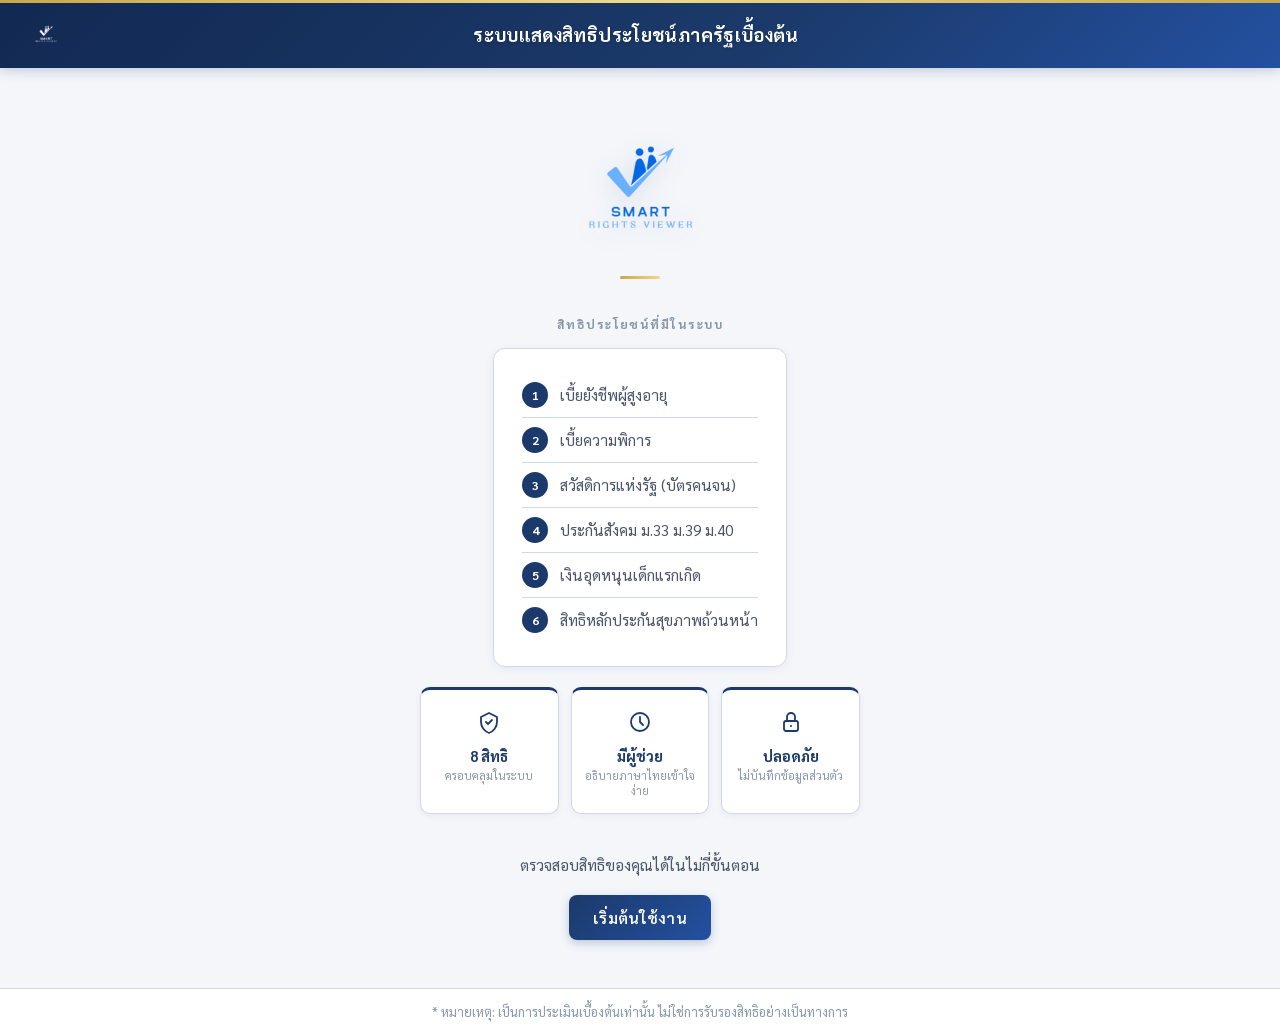
<file: index.html>
<!DOCTYPE html>
<html lang="th">
<head>
  <meta charset="UTF-8" />
  <meta name="viewport" content="width=device-width, initial-scale=1.0" />
  <title>Smart Rights Viewer</title>
  <link rel="icon" type="image/png" href="logo.png" />
  <link rel="manifest" href="manifest.json" />
  <meta name="theme-color" content="#1B3A6B" />
  <meta name="mobile-web-app-capable" content="yes" />
  <meta name="apple-mobile-web-app-capable" content="yes" />
  <meta name="apple-mobile-web-app-title" content="Smart Rights" />
  <meta name="apple-mobile-web-app-status-bar-style" content="black-translucent" />
  <link rel="apple-touch-icon" href="icons/apple-touch-icon.png" />
  <link href="https://fonts.googleapis.com/css2?family=Sarabun:wght@300;400;500;600;700&display=swap" rel="stylesheet" />
  <link rel="stylesheet" href="styles.css" />
  <style>
    /* กล่องเนื้อหาหลัก จัดกึ่งกลางแนวตั้ง-แนวนอน เต็มความสูงที่เหลือจาก header */
    .content-area {
      flex: 1;
      display: flex;
      flex-direction: column;
      align-items: center;
      justify-content: center;
      padding: 48px 24px 36px;
      text-align: center;
      min-height: calc(100vh - 68px);
    }

    /* อนิเมชันค่อยๆ เลื่อนขึ้นและปรากฏทีละบล็อก (ใช้ :nth-child ไล่ delay ตามลำดับ 4 บล็อกในหน้า) */
    .fade-in {
      opacity: 0;
      transform: translateY(16px);
      animation: fadeUp 0.6s ease forwards;
    }
    .fade-in:nth-child(1) { animation-delay: 0.05s; }
    .fade-in:nth-child(2) { animation-delay: 0.15s; }
    .fade-in:nth-child(3) { animation-delay: 0.25s; }
    .fade-in:nth-child(4) { animation-delay: 0.35s; }

    @keyframes fadeUp {
      to { opacity: 1; transform: translateY(0); }
    }

    /* โลโก้ใหญ่กลางหน้าแรก */
    .hero-logo {
      width: 180px;
      margin: 0 auto 8px;
      display: block;
      filter: drop-shadow(0 4px 12px rgba(27,58,107,0.15));
    }

    /* เส้นคั่นสั้นสีทอง ใต้โลโก้ */
    .section-divider {
      width: 40px; height: 3px;
      background: linear-gradient(90deg, var(--gold), var(--gold-light));
      border-radius: 2px;
      margin: 16px auto 24px;
    }

    .rights-label {
      font-size: 0.78rem; font-weight: 700;
      letter-spacing: 0.12em; text-transform: uppercase;
      color: var(--text-muted); margin-bottom: 16px;
    }

    /* การ์ดแสดงรายการสิทธิทั้ง 6 อย่างที่ระบบรองรับ (static ไม่ได้ดึงจาก API) */
    .rights-card {
      background: var(--card-bg); border: 1px solid var(--border);
      border-radius: 12px; padding: 24px 28px; margin-bottom: 20px;
      box-shadow: 0 2px 8px rgba(27,58,107,0.07);
      text-align: left; max-width: 400px; width: 100%;
    }

    .rights-list { list-style: none; padding: 0; margin: 0; }
    .rights-list li {
      padding: 9px 0; font-size: 0.95rem; color: var(--text-sub);
      display: flex; align-items: center; gap: 12px;
      border-bottom: 1px solid var(--border);
    }
    .rights-list li:last-child { border-bottom: none; }
    .rights-list li .num {
      width: 26px; height: 26px; border-radius: 50%;
      background: var(--navy); color: #fff;
      font-size: 0.78rem; font-weight: 700;
      display: flex; align-items: center; justify-content: center; flex-shrink: 0;
    }

    /* ── Feature bar ── */
    /* แถบการ์ดเล็ก 3 ใบ โชว์จุดเด่นของระบบ (จำนวนสิทธิ/ผู้ช่วย AI/ความปลอดภัย) */
    .feature-bar {
      display: flex; gap: 12px;
      justify-content: center; flex-wrap: wrap;
      margin-bottom: 24px; max-width: 440px; width: 100%;
    }
    .feature-item {
      background: var(--card-bg);
      border: 1px solid var(--border);
      border-top: 3px solid var(--navy);
      border-radius: 10px;
      padding: 16px 12px 14px;
      flex: 1; min-width: 95px;
      box-shadow: 0 2px 6px rgba(27,58,107,0.06);
      text-align: center;
    }
    .feature-icon {
      width: 32px; height: 32px;
      margin: 0 auto 8px;
      display: flex; align-items: center; justify-content: center;
    }
    .feature-icon svg { width: 24px; height: 24px; stroke: var(--navy); }
    .feature-value {
      font-size: 0.92rem; font-weight: 700;
      color: var(--navy); line-height: 1.3;
    }
    .feature-label {
      font-size: 0.7rem; color: var(--text-muted);
      margin-top: 3px; line-height: 1.4;
    }

    /* ข้อความชวนกดปุ่มเริ่มต้นใช้งาน */
    .tagline {
      font-size: 0.97rem; color: var(--text-sub); margin-bottom: 20px;
    }

    /* หมายเหตุท้ายหน้าแรก */
    .footer-note {
      font-size: 0.8rem; color: var(--text-muted);
      padding: 14px 24px; border-top: 1px solid var(--border);
      text-align: center; background: #fff;
    }

    .header-logo {
      width: 36px; height: 36px;
      object-fit: contain; filter: brightness(0) invert(1);
    }
  </style>
</head>
<body>

  <div class="app-header">
    <img src="logo.png" alt="Smart Rights Viewer" class="header-logo" />
    <h1>ระบบแสดงสิทธิประโยชน์ภาครัฐเบื้องต้น</h1>
    <div class="header-spacer"></div>
  </div>

  <div class="content-area">

    <!-- 1: Logo -->
    <div class="fade-in">
      <img src="logo.png" alt="Smart Rights Viewer" class="hero-logo" />
      <div class="section-divider"></div>
    </div>

    <!-- 2: Rights list -->
    <div class="fade-in">
      <p class="rights-label">สิทธิประโยชน์ที่มีในระบบ</p>
      <div class="rights-card">
        <ul class="rights-list">
          <li><span class="num">1</span> เบี้ยยังชีพผู้สูงอายุ</li>
          <li><span class="num">2</span> เบี้ยความพิการ</li>
          <li><span class="num">3</span> สวัสดิการแห่งรัฐ (บัตรคนจน)</li>
          <li><span class="num">4</span> ประกันสังคม ม.33 ม.39 ม.40</li>
          <li><span class="num">5</span> เงินอุดหนุนเด็กแรกเกิด</li>
          <li><span class="num">6</span> สิทธิหลักประกันสุขภาพถ้วนหน้า</li>
        </ul>
      </div>
    </div>

    <!-- 3: Feature highlights -->
    <div class="fade-in feature-bar">

      <div class="feature-item">
        <div class="feature-icon">
          <svg viewBox="0 0 24 24" fill="none" stroke-width="1.8" stroke-linecap="round" stroke-linejoin="round">
            <path d="M12 3L4 7v5c0 5 3.5 9.5 8 11 4.5-1.5 8-6 8-11V7L12 3z"/>
            <path d="M9 12l2 2 4-4"/>
          </svg>
        </div>
        <div class="feature-value">8 สิทธิ</div>
        <div class="feature-label">ครอบคลุมในระบบ</div>
      </div>

      <div class="feature-item">
        <div class="feature-icon">
          <svg viewBox="0 0 24 24" fill="none" stroke-width="1.8" stroke-linecap="round" stroke-linejoin="round">
            <circle cx="12" cy="12" r="9"/>
            <path d="M12 7v5l3 3"/>
          </svg>

        </div>
        <div class="feature-value">มีผู้ช่วย</div>
        <div class="feature-label">อธิบายภาษาไทยเข้าใจง่าย</div>
      </div>

      <div class="feature-item">
        <div class="feature-icon">
          <svg viewBox="0 0 24 24" fill="none" stroke-width="1.8" stroke-linecap="round" stroke-linejoin="round">
            <rect x="5" y="11" width="14" height="10" rx="2"/>
            <path d="M8 11V7a4 4 0 018 0v4"/>
            <circle cx="12" cy="16" r="1" fill="var(--navy)" stroke="none"/>
          </svg>
        </div>
        <div class="feature-value">ปลอดภัย</div>
        <div class="feature-label">ไม่บันทึกข้อมูลส่วนตัว</div>
      </div>

    </div>

    <!-- 4: CTA — ปุ่มพาไปหน้ากรอกข้อมูล (input.html) เพื่อเริ่ม flow ตรวจสอบสิทธิ -->
    <div class="fade-in">
      <p class="tagline">ตรวจสอบสิทธิของคุณได้ในไม่กี่ขั้นตอน</p>
      <a class="btn-action primary" href="input.html">เริ่มต้นใช้งาน</a>
      <div style="margin-top:12px"><button id="install-btn" class="btn-action secondary" style="display:none" onclick="installApp()">ติดตั้งแอปลงเครื่อง</button></div>
    </div>

  </div>

  <div class="footer-note">* หมายเหตุ: เป็นการประเมินเบื้องต้นเท่านั้น ไม่ใช่การรับรองสิทธิอย่างเป็นทางการ</div>

  <script src="pwa.js"></script>
</body>
</html>
</file>
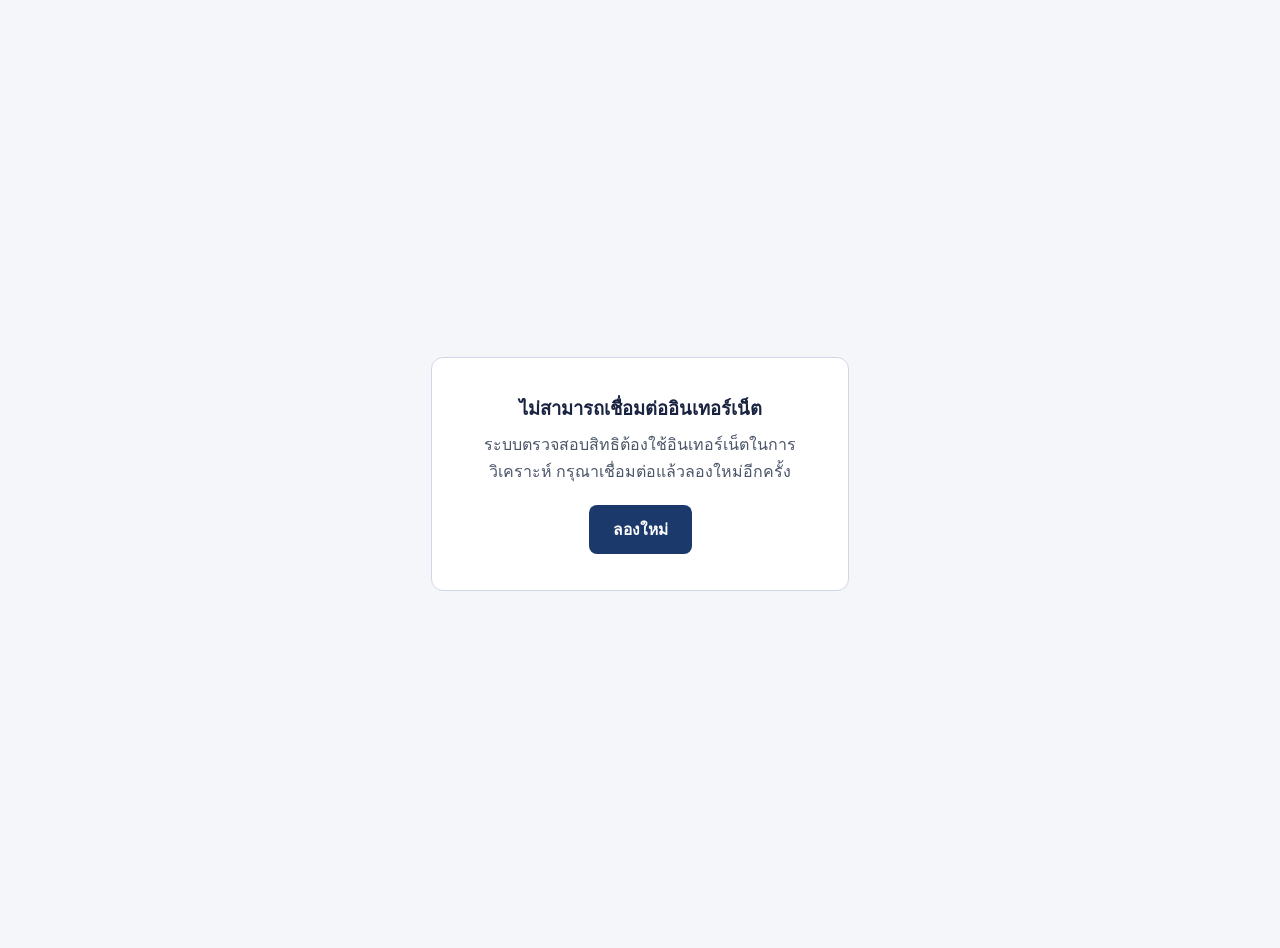
<file: offline.html>
<!DOCTYPE html>
<html lang="th">
<head>
  <meta charset="UTF-8" />
  <meta name="viewport" content="width=device-width, initial-scale=1.0" />
  <meta name="theme-color" content="#1B3A6B" />
  <title>ออฟไลน์ - Smart Rights Viewer</title>
  <style>
    body{font-family:'Sarabun',sans-serif;background:#F4F6FA;color:#1A2340;margin:0;min-height:100vh;display:flex;align-items:center;justify-content:center;text-align:center;padding:24px}
    .box{background:#fff;border:1px solid #D0D8E8;border-radius:12px;padding:36px 28px;max-width:360px}
    h1{font-size:1.15rem;margin:0 0 8px}p{color:#4A5568;line-height:1.7;margin:0 0 20px}
    button{background:#1B3A6B;color:#fff;border:0;border-radius:8px;padding:12px 24px;font-size:.97rem;font-weight:600;font-family:inherit}
  </style>
</head>
<body>
  <div class="box">
    <h1>ไม่สามารถเชื่อมต่ออินเทอร์เน็ต</h1>
    <p>ระบบตรวจสอบสิทธิต้องใช้อินเทอร์เน็ตในการวิเคราะห์ กรุณาเชื่อมต่อแล้วลองใหม่อีกครั้ง</p>
    <button onclick="location.reload()">ลองใหม่</button>
  </div>
</body>
</html>
</file>
<file: styles.css>
/* =============================================================
   styles.css  —  Shared styles for all pages
   ============================================================= */

/* ── Variables ─────────────────────────────────────────────── */
/* สีหลักของธีม (โทนกรมท่า+ทอง) ใช้ผ่าน var(--xxx) ในทุกไฟล์ CSS/inline style ของเว็บ */
:root {
  --navy:       #1B3A6B;
  --navy-dark:  #122952;
  --navy-light: #2350A0;
  --gold:       #C8A84B;
  --gold-light: #F0D98B;
  --surface:    #F4F6FA;
  --card-bg:    #FFFFFF;
  --border:     #D0D8E8;
  --text-main:  #1A2340;
  --text-sub:   #4A5568;
  --text-muted: #8796AB;
}

/* ── Reset & Base ───────────────────────────────────────────── */
/* box-sizing มาตรฐาน + ฟอนต์/สีพื้นหลังพื้นฐานของทุกหน้า */
* { box-sizing: border-box; }

body {
  font-family: 'Sarabun', sans-serif;
  background: var(--surface);
  min-height: 100vh;
  color: var(--text-main);
  font-size: 16px;
  margin: 0;
}

/* ── Header ─────────────────────────────────────────────────── */
/* แถบ header สีกรมท่าแบบ sticky ด้านบนของทุกหน้า มีเส้นสีทองคาดบน */
.app-header {
  background: linear-gradient(135deg, var(--navy-dark) 0%, var(--navy) 60%, var(--navy-light) 100%);
  padding: 0 28px;
  height: 68px;
  display: flex;
  align-items: center;
  position: sticky;
  top: 0;
  z-index: 100;
  box-shadow: 0 2px 12px rgba(27,58,107,0.25);
}

/* gold accent line at top of header */
.app-header::before {
  content: '';
  position: absolute;
  top: 0; left: 0; right: 0;
  height: 3px;
  background: linear-gradient(90deg, var(--gold), var(--gold-light), var(--gold));
}

.app-header h1 {
  flex: 1;
  text-align: center;
  font-size: 1.15rem;
  font-weight: 700;
  margin: 0;
  color: #fff;
  letter-spacing: 0.02em;
  text-shadow: 0 1px 3px rgba(0,0,0,0.2);
}

.header-spacer { width: 44px; }

/* ── Buttons ────────────────────────────────────────────────── */
/* ปุ่มมาตรฐาน 2 แบบ: primary (สีเข้มเน้นการกระทำหลัก) และ secondary (ขอบบาง ใช้รอง) */
.btn-action {
  border: none;
  border-radius: 8px;
  padding: 12px 24px;
  font-family: 'Sarabun', sans-serif;
  font-size: 0.97rem;
  font-weight: 600;
  cursor: pointer;
  transition: all 0.2s;
  letter-spacing: 0.01em;
  text-decoration: none;
  display: inline-flex;
  align-items: center;
  justify-content: center;
}
.btn-action.primary {
  background: linear-gradient(135deg, var(--navy) 0%, var(--navy-light) 100%);
  color: #fff;
  box-shadow: 0 3px 10px rgba(27,58,107,0.25);
}
.btn-action.primary:hover {
  background: linear-gradient(135deg, var(--navy-dark) 0%, var(--navy) 100%);
  box-shadow: 0 4px 14px rgba(27,58,107,0.35);
  transform: translateY(-1px);
}
.btn-action.secondary {
  background: #fff;
  color: var(--navy);
  border: 1.5px solid var(--border);
}
.btn-action.secondary:hover {
  background: var(--surface);
  border-color: var(--navy-light);
}

/* ── Section title (used on input & result) ─────────────────── */
/* หัวข้อย่อยตัวพิมพ์ใหญ่พร้อมขีดสีทองด้านหน้า ใช้คั่นแต่ละส่วนของเนื้อหา */
.section-title {
  font-size: 0.75rem;
  font-weight: 700;
  letter-spacing: 0.12em;
  text-transform: uppercase;
  color: var(--navy);
  margin-bottom: 20px;
  padding-bottom: 10px;
  border-bottom: 2px solid var(--border);
  display: flex;
  align-items: center;
  gap: 8px;
}
.section-title::before {
  content: '';
  display: inline-block;
  width: 4px;
  height: 16px;
  background: var(--gold);
  border-radius: 2px;
}

/* ── Footer actions bar ─────────────────────────────────────── */
/* แถบปุ่มล่างสุดของหน้า (input.html / result.html) ติดกับขอบล่างพร้อมเงาบางๆ */
.footer-actions {
  border-top: 1px solid var(--border);
  padding: 18px 32px;
  display: flex;
  gap: 12px;
  background: #fff;
  box-shadow: 0 -2px 8px rgba(27,58,107,0.06);
}

/* ── Responsive ─────────────────────────────────────────────── */
@media (max-width: 576px) {
  .app-header h1  { font-size: 0.95rem; }
  .footer-actions { padding: 14px 16px; }
}
/* ── PWA: รองรับ notch / status bar โปร่งใสบน iOS ── */
.app-header { padding-top: env(safe-area-inset-top); height: calc(68px + env(safe-area-inset-top)); }
.footer-actions { padding-bottom: calc(18px + env(safe-area-inset-bottom)); }
</file>
